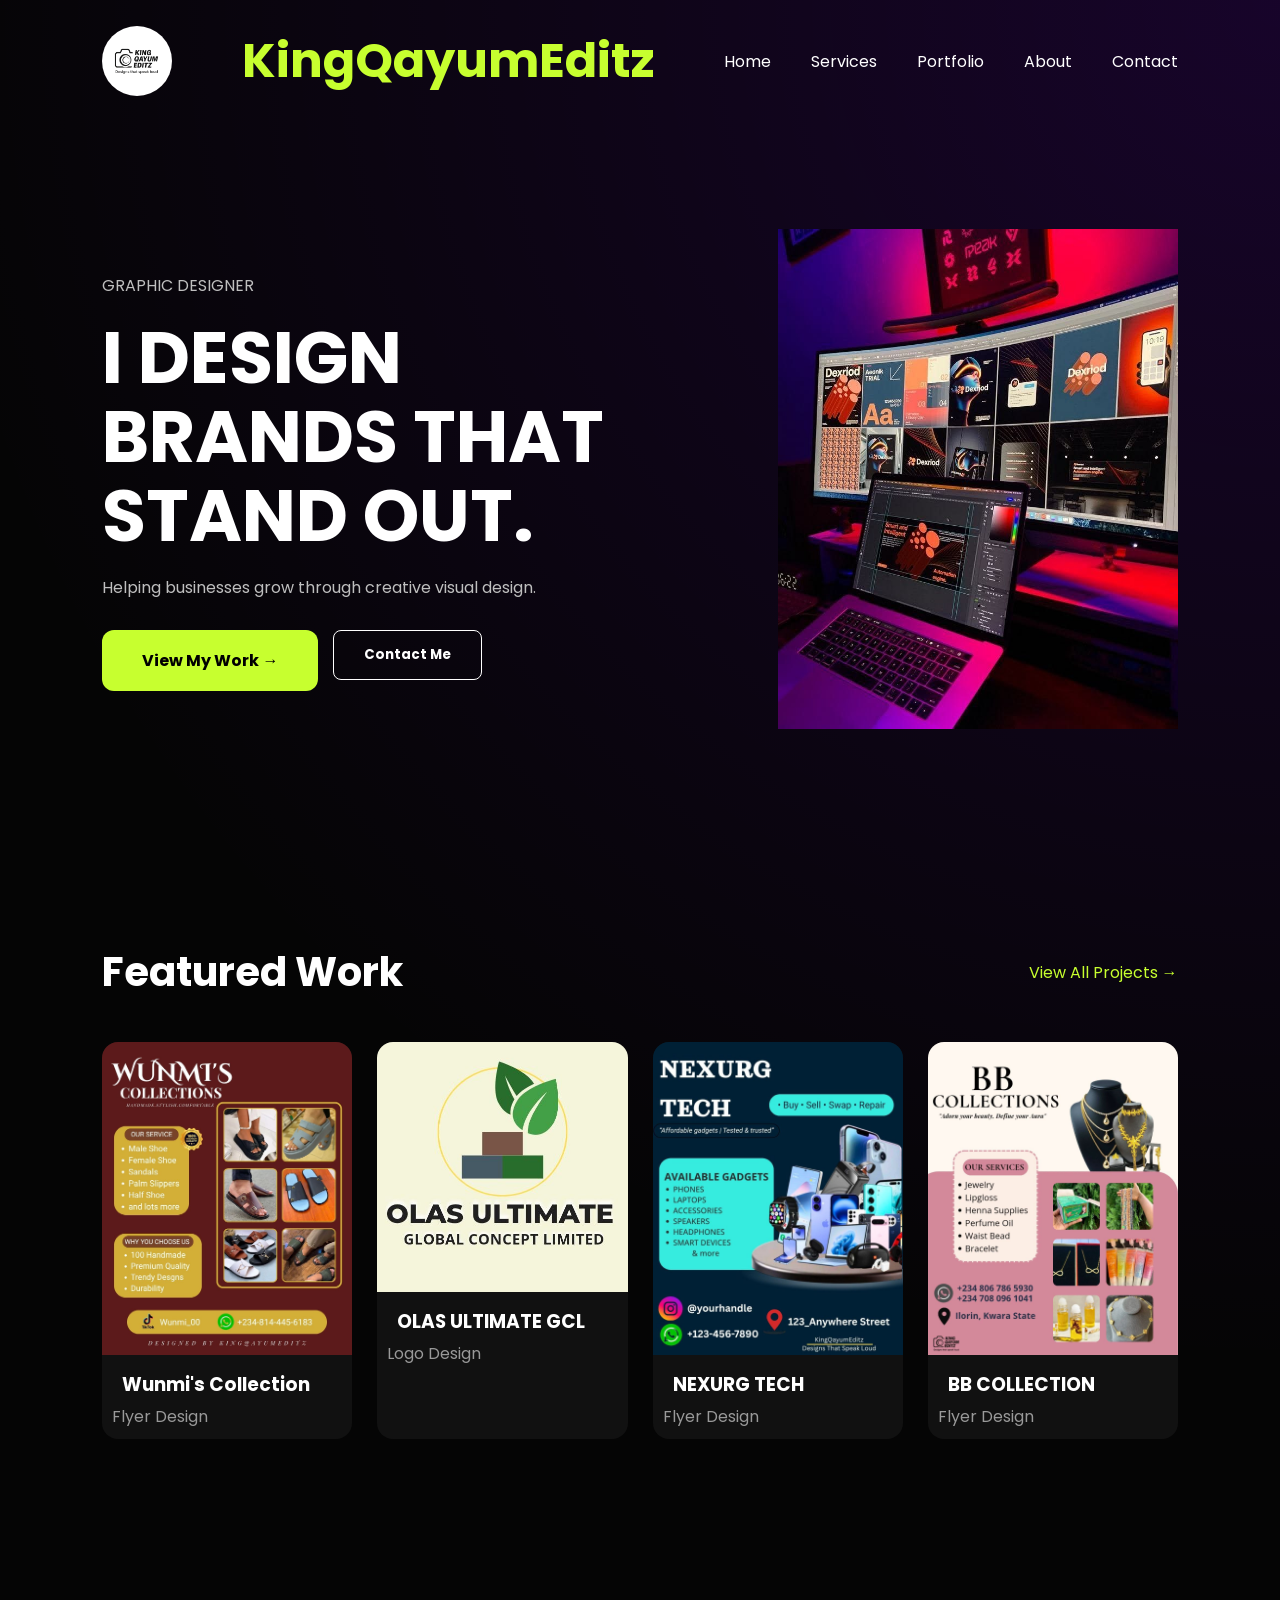
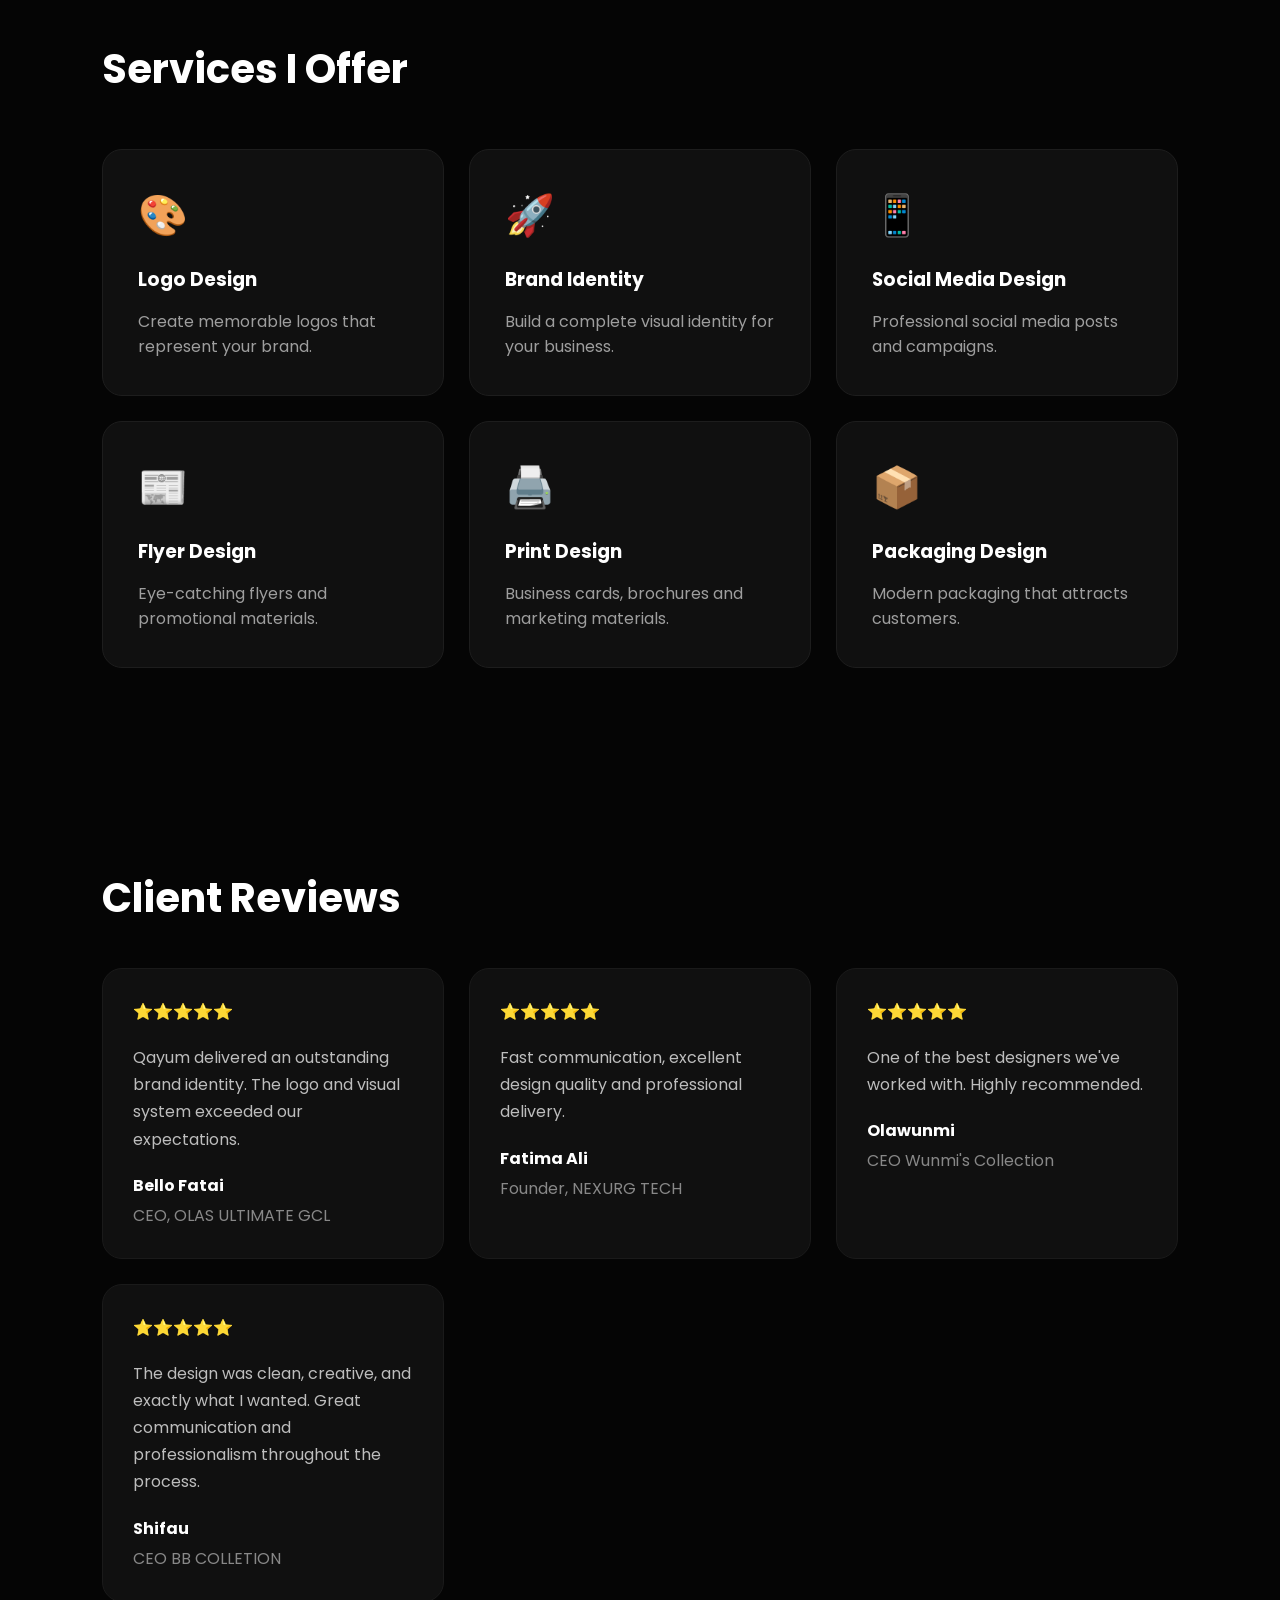
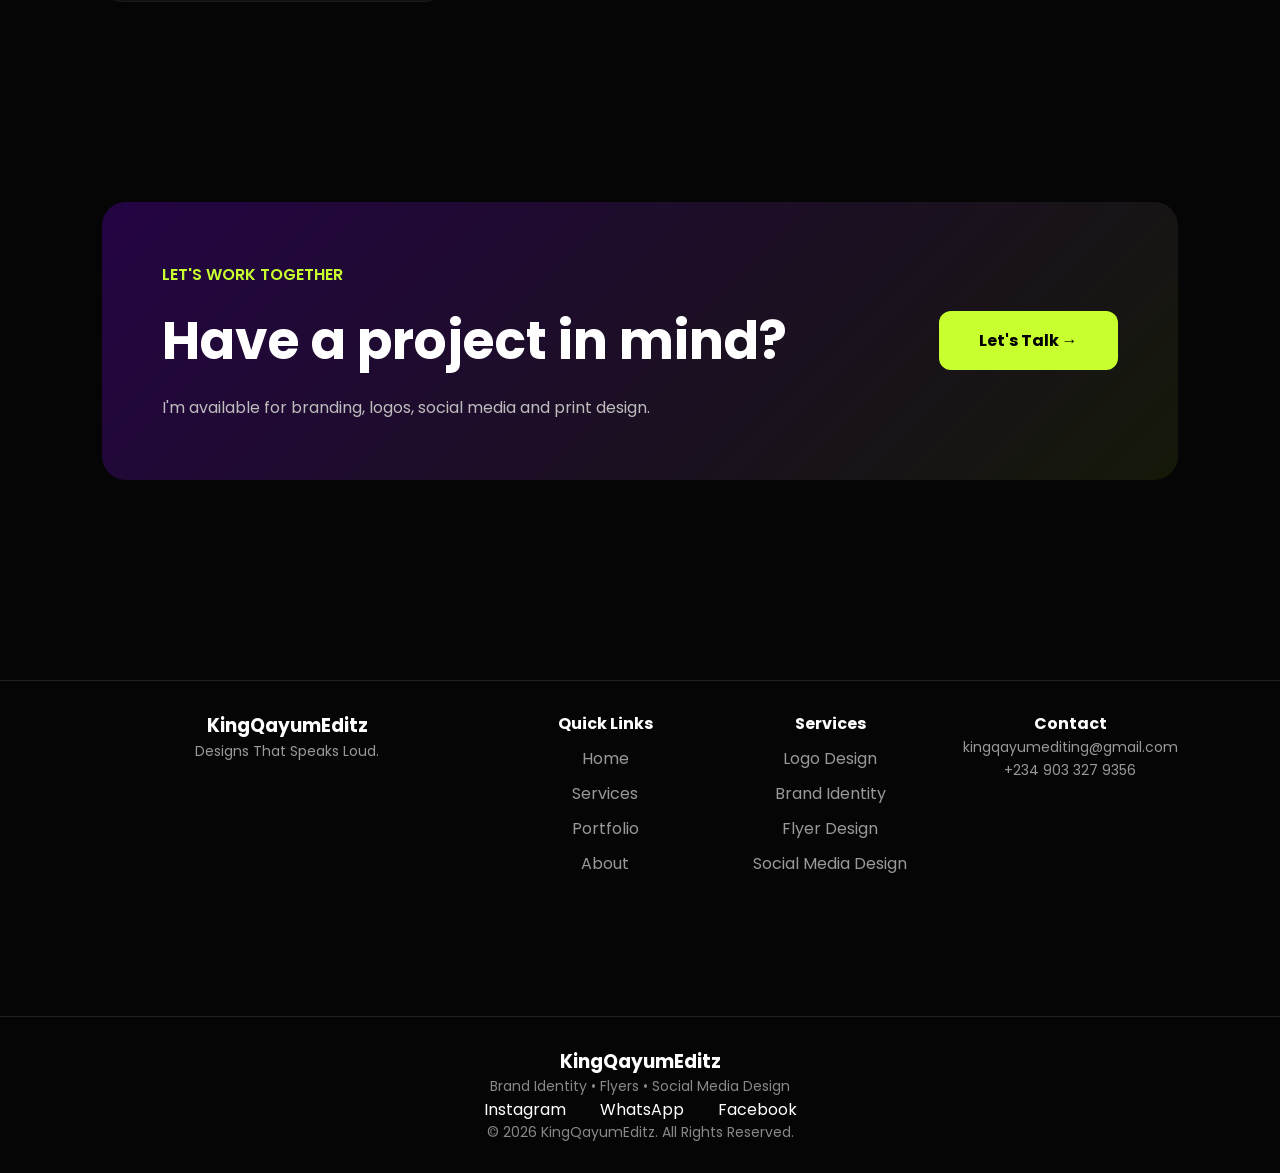
<file: KingQayumEditz Web/index.html>
<!DOCTYPE html>
<html lang="en">
<head>
    <meta charset="UTF-8">
    <meta name="viewport" content="width=device-width, initial-scale=1.0">
    <title>KingQayumEditz</title>
<link href="https://fonts.googleapis.com/css2?family=Poppins:wght@300;400;500;600;700;800&display=swap" rel="stylesheet">
    <link rel="stylesheet" href="style.css">

    <link rel="stylesheet" href="about.css">
</head>
<body>

    <header>
       <nav>
 <img style="width: 70px ; height: 70px ;border-radius: 50px;" src="image\5764811053404458683_121.jpg" alt="logo" srcset="">
    
 <div class="logo"><h1>KingQayumEditz</h1></div>

    <div class="menu-toggle">
        ☰
    </div>

    <ul class="nav-links">
        <li><a href="index.html">Home</a></li>
        <li><a href="service.html">Services</a></li>
        <li><a href="project.html">Portfolio</a></li>
        <li><a href="about.html">About</a></li>
        <li><a href="contact.html">Contact</a></li>
    </ul>

</nav>
    </header>

    <section class="hero">

        <div class="hero-text">

            <p>GRAPHIC DESIGNER</p>

            <h1>
                I DESIGN BRANDS
                THAT STAND OUT.
            </h1>

            <p>
                Helping businesses grow through creative visual design.
            </p>

            <div class="hero-buttons">
                <a href="project.html" class="cta-btn">
             View My Work →
            </a>
               
             <a href="contact.html" class="">
              <button class="outline">Contact Me</button> 
            </a>
           
            </div>

        </div>

        <div class="hero-image">
            <img style="width: 400px; height: 500px;;" src="image\5877681204805441822_121.jpg" alt=" project1">
        </div>

    </section>
    <section class="featured-work">

    <div class="section-title">
        <h2>Featured Work</h2>
        <a href="project.html">View All Projects →</a>
    </div>


    

    <div class="projects">

        <div class="project-card">
            <img src="image\SCENT BY FUNMI.jpg" alt=" image 1">
            <h3> Wunmi's Collection  </h3>
            <p> Flyer Design </p>
        </div>

        <div class="project-card">
            <img src="image\5877681204805441832_120.jpg" alt=" image 2 ">
            <h3>OLAS ULTIMATE GCL </h3>
            <p>Logo Design</p>
        </div>

        <div class="project-card">
            <img src="image\5823556434963140807_121.jpg" alt=" image 3 ">
            <h3>NEXURG TECH</h3>
            <p>Flyer Design</p>
        </div>

        <div class="project-card">
            <img src="image\5854895359623105970_121.jpg" alt=" image 4 ">
            <h3>BB COLLECTION</h3>
            <p> Flyer Design</p>
        </div>

    </div>

</section>
 <section class="services">

    <div class="section-title">
        <h2>Services I Offer</h2>
    </div>

    <div class="service-grid">

        <div class="service-card">
            <div class="icon">🎨</div>
            <h3>Logo Design</h3>
            <p>Create memorable logos that represent your brand.</p>
        </div>

        <div class="service-card">
            <div class="icon">🚀</div>
            <h3>Brand Identity</h3>
            <p>Build a complete visual identity for your business.</p>
        </div>

        <div class="service-card">
            <div class="icon">📱</div>
            <h3>Social Media Design</h3>
            <p>Professional social media posts and campaigns.</p>
        </div>

        <div class="service-card">
            <div class="icon">📰</div>
            <h3>Flyer Design</h3>
            <p>Eye-catching flyers and promotional materials.</p>
        </div>

        <div class="service-card">
            <div class="icon">🖨️</div>
            <h3>Print Design</h3>
            <p>Business cards, brochures and marketing materials.</p>
        </div>

        <div class="service-card">
            <div class="icon">📦</div>
            <h3>Packaging Design</h3>
            <p>Modern packaging that attracts customers.</p>
        </div>

    </div>

</section>

<section class="reviews">

    <div class="section-title">
        <h2>Client Reviews</h2>
    </div>

    <div class="review-grid">

        <div class="review-card">
            <div class="stars">⭐⭐⭐⭐⭐</div>

            <p>
                Qayum delivered an outstanding brand identity.
                The logo and visual system exceeded our expectations.
            </p>

            <h4> Bello Fatai </h4>
            <span>CEO, OLAS ULTIMATE GCL </span>
        </div>

        <div class="review-card">
            <div class="stars">⭐⭐⭐⭐⭐</div>

            <p>
                Fast communication, excellent design quality and
                professional delivery.
            </p>

            <h4>Fatima Ali</h4>
            <span>Founder, NEXURG TECH</span>
        </div>

        <div class="review-card">
            <div class="stars">⭐⭐⭐⭐⭐</div>

            <p>
                One of the best designers we've worked with.
                Highly recommended.
            </p>

            <h4> Olawunmi </h4>
            <span> CEO Wunmi's Collection </span>
        </div>

        <div class="review-card">
            <div class="stars">⭐⭐⭐⭐⭐</div>

            <p>
                The design was clean, creative, and exactly what I wanted. 
                Great communication and professionalism throughout the process.
            </p>

            <h4>Shifau</h4>
            <span>CEO BB COLLETION</span>
        </div>

    </div>

</section>

<section class="cta">

    <div class="cta-content">

        <div>
            <p>LET'S WORK TOGETHER</p>

            <h2>
                Have a project
                in mind?
            </h2>

            <span>
                I'm available for branding, logos,
                social media and print design.
            </span>
        </div>

        <div>
            <a href="contact.html" class="cta-btn">
                Let's Talk →
            </a>
        </div>

    </div>

</section>

<footer>

    <div class="footer-grid">

        <div>
            <h3>KingQayumEditz</h3>

            <p>
                Designs That Speaks Loud.
            </p>
        </div>

        <div>
            <h4>Quick Links</h4>

            <a href="#">Home</a>
            <a href="#">Services</a>
            <a href="#">Portfolio</a>
            <a href="#">About</a>
        </div>

        <div>
            <h4>Services</h4>

            <a href="#">Logo Design</a>
            <a href="#">Brand Identity</a>
            <a href="#">Flyer Design</a>
            <a href="#">Social Media Design</a>
        </div>

        <div>
            <h4>Contact</h4>

            <p>kingqayumediting@gmail.com</p>
            <p>+234 903 327 9356</p>
        </div>

    </div>

</footer>

<footer>

    <h3>KingQayumEditz</h3>

    <p>Brand Identity • Flyers • Social Media Design</p>

    <div class="footer-links">
        <a href="https://instagram.com/kingqayumeditz" target="_blank">Instagram</a>

        <a href="https://wa.me/2349033279356" target="_blank">WhatsApp</a>

        <a href="https://facebook.com/kingqayumeditz" target="_blank">Facebook</a>
    </div>

    <p>© 2026 KingQayumEditz. All Rights Reserved.</p>

</footer>
</body>
</html>
</file>
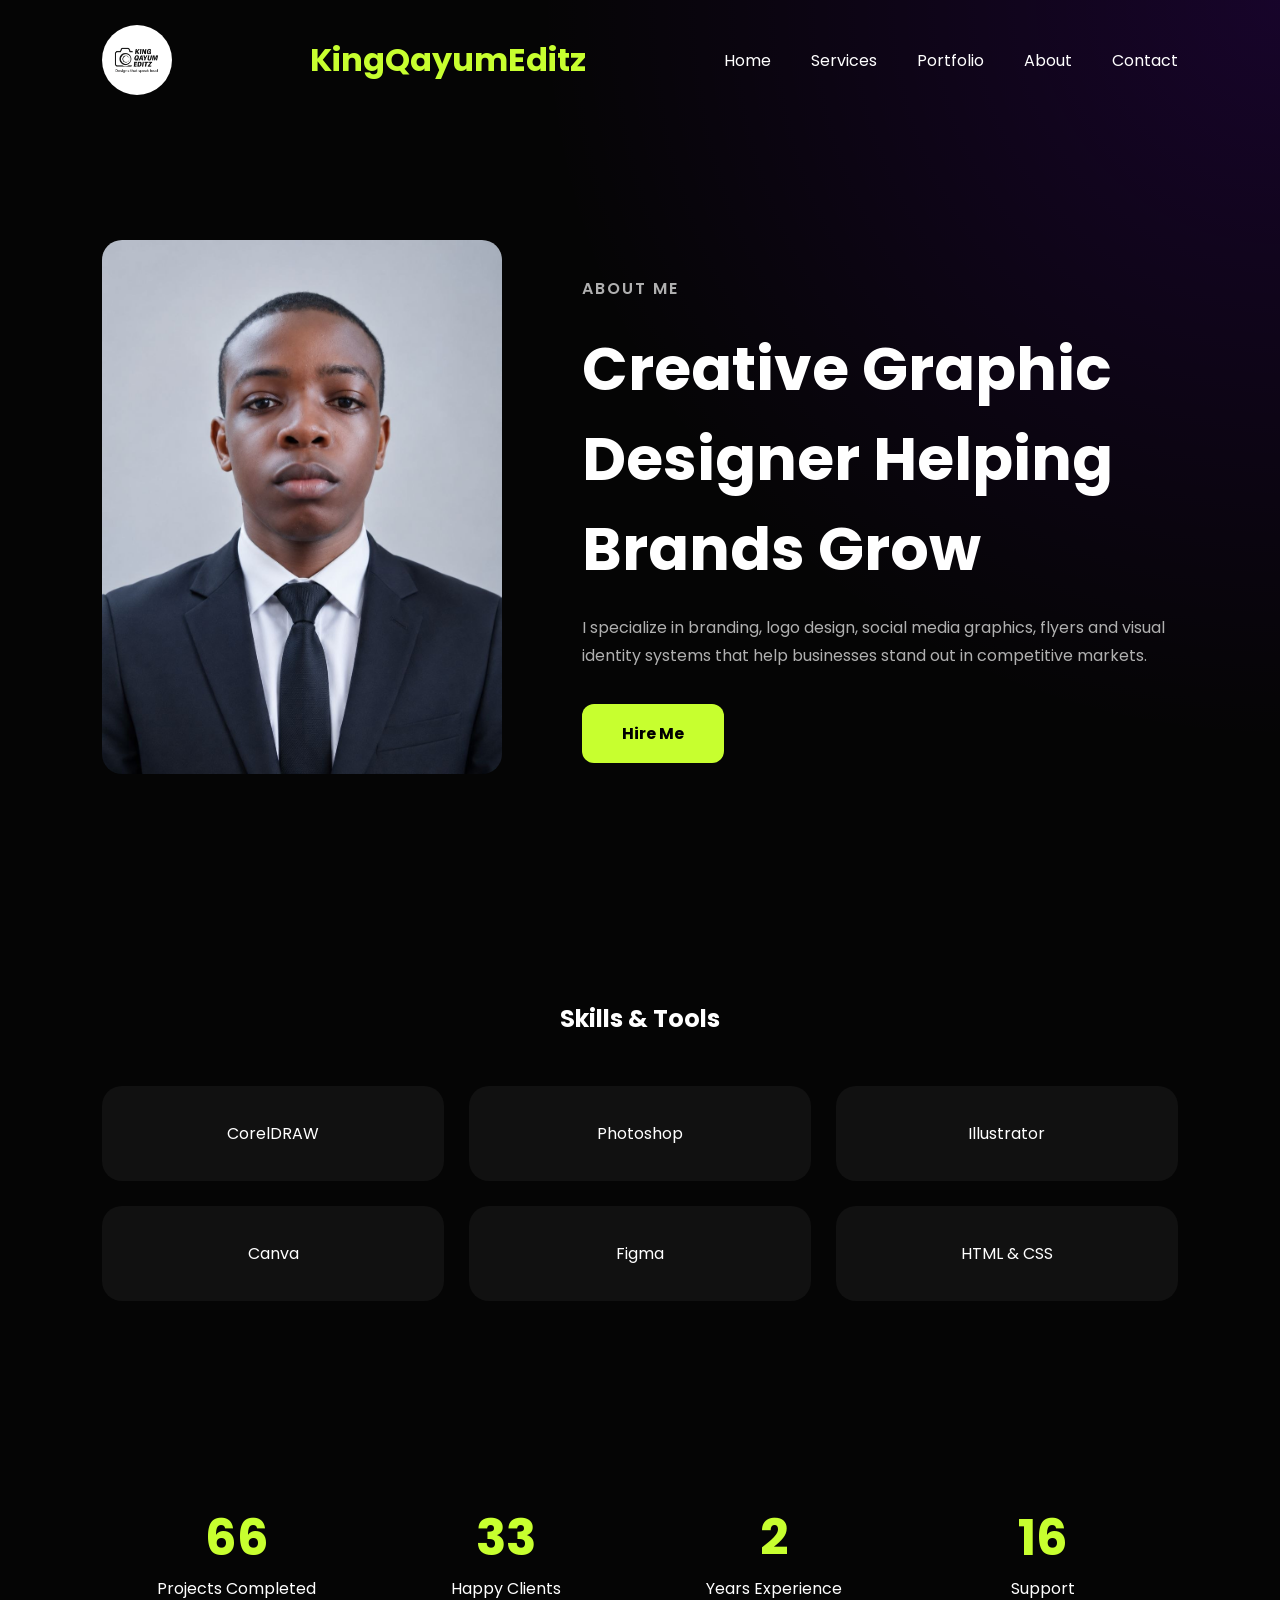
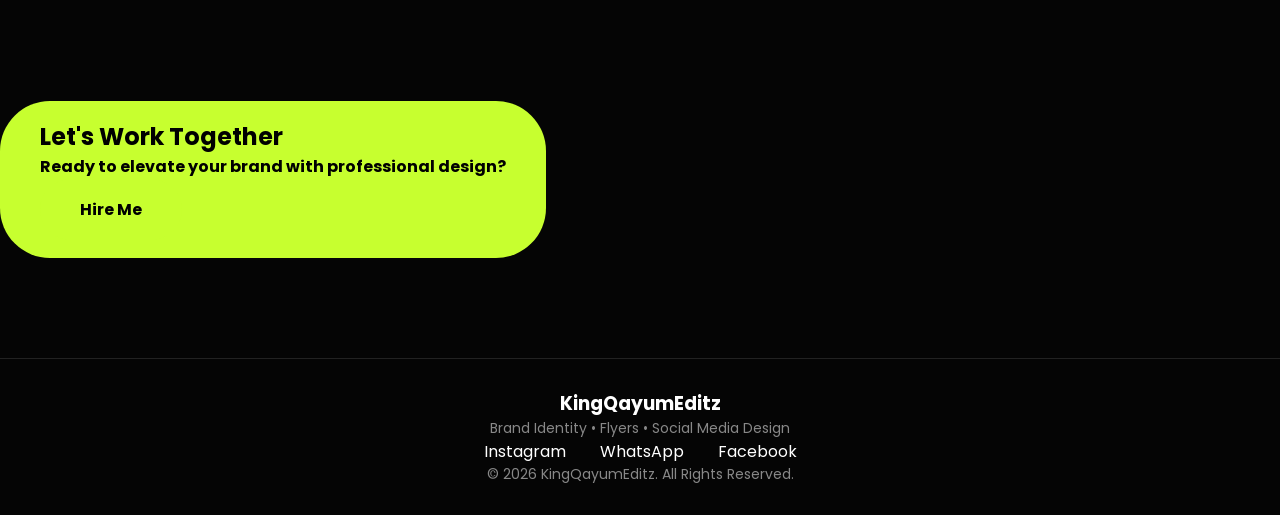
<file: KingQayumEditz Web/about.html>
<!DOCTYPE html>
<html lang="en">
<head>
<meta charset="UTF-8">
<meta name="viewport" content="width=device-width, initial-scale=1.0">

<title>About Me | KingQayumEditz</title>

<link rel="stylesheet" href="style.css">
<link rel="stylesheet" href="about.css">

<link href="https://fonts.googleapis.com/css2?family=Poppins:wght@300;400;500;600;700;800&display=swap" rel="stylesheet">


</head>

<body>

<header>

<nav>
<img style="width: 70px ; height: 70px ;border-radius: 50px;" src="image\5764811053404458683_121.jpg" alt="logo" srcset="">
<div class="logo">KingQayumEditz</div>

    <div class="menu-toggle">
        ☰
    </div>
<ul class="nav-links">
<li><a href="index.html">Home</a></li>
<li><a href="service.html">Services</a></li>
<li><a href="project.html">Portfolio</a></li>
<li><a href="about.html">About</a></li>
<li><a href="contact.html">Contact</a></li>
</ul>

</nav>

</header>

<section class="about-hero">

<div class="about-image">
<img src="image\5873120623846952380_121.jpg" alt="Profile">
</div>

<div class="about-content">

<p class="tag">ABOUT ME</p>

<h1>
Creative Graphic Designer
Helping Brands Grow
</h1>

<p>
I specialize in branding, logo design,
social media graphics, flyers and visual
identity systems that help businesses
stand out in competitive markets.
</p>
<br> <br>
<a href="contact.html" class="cta-btn">
Hire Me
</a>

</div>

</section>

<section class="skills">

<h2>Skills & Tools</h2>

<div class="skill-grid">

<div class="skill-card">CorelDRAW</div>

<div class="skill-card">Photoshop</div>

<div class="skill-card">Illustrator</div>

<div class="skill-card">Canva</div>

<div class="skill-card">Figma</div>

<div class="skill-card">HTML & CSS</div>

</div>

</section>

<section class="stats">

    <div class="stat">
        <h2 class="counter" data-target="100">0</h2>
        <p>Projects Completed</p>
    </div>

    <div class="stat">
        <h2 class="counter" data-target="50">0</h2>
        <p>Happy Clients</p>
    </div>

    <div class="stat">
        <h2 class="counter" data-target="3">0</h2>
        <p>Years Experience</p>
    </div>

    <div class="stat">
        <h2 class="counter support-counter" data-target="24">0</h2>
        <p>Support</p>
    </div>

</section>

<script src="script.js"></script>
</body>


<section class="abbtn">
    <h2>Let's Work Together</h2>
    <p>Ready to elevate your brand with professional design?</p>
    <a href="contact.html" class="abbtn">Hire Me</a>
</section>

</html>

<footer>

    <h3>KingQayumEditz</h3>

    <p>Brand Identity • Flyers • Social Media Design</p>

    <div class="footer-links">
        <a href="https://instagram.com/kingqayumeditz" target="_blank">Instagram</a>

        <a href="https://wa.me/2349033279356" target="_blank">WhatsApp</a>

        <a href="https://facebook.com/kingqayumeditz" target="_blank">Facebook</a>
    </div>

    <p>© 2026 KingQayumEditz. All Rights Reserved.</p>

</footer>
</file>
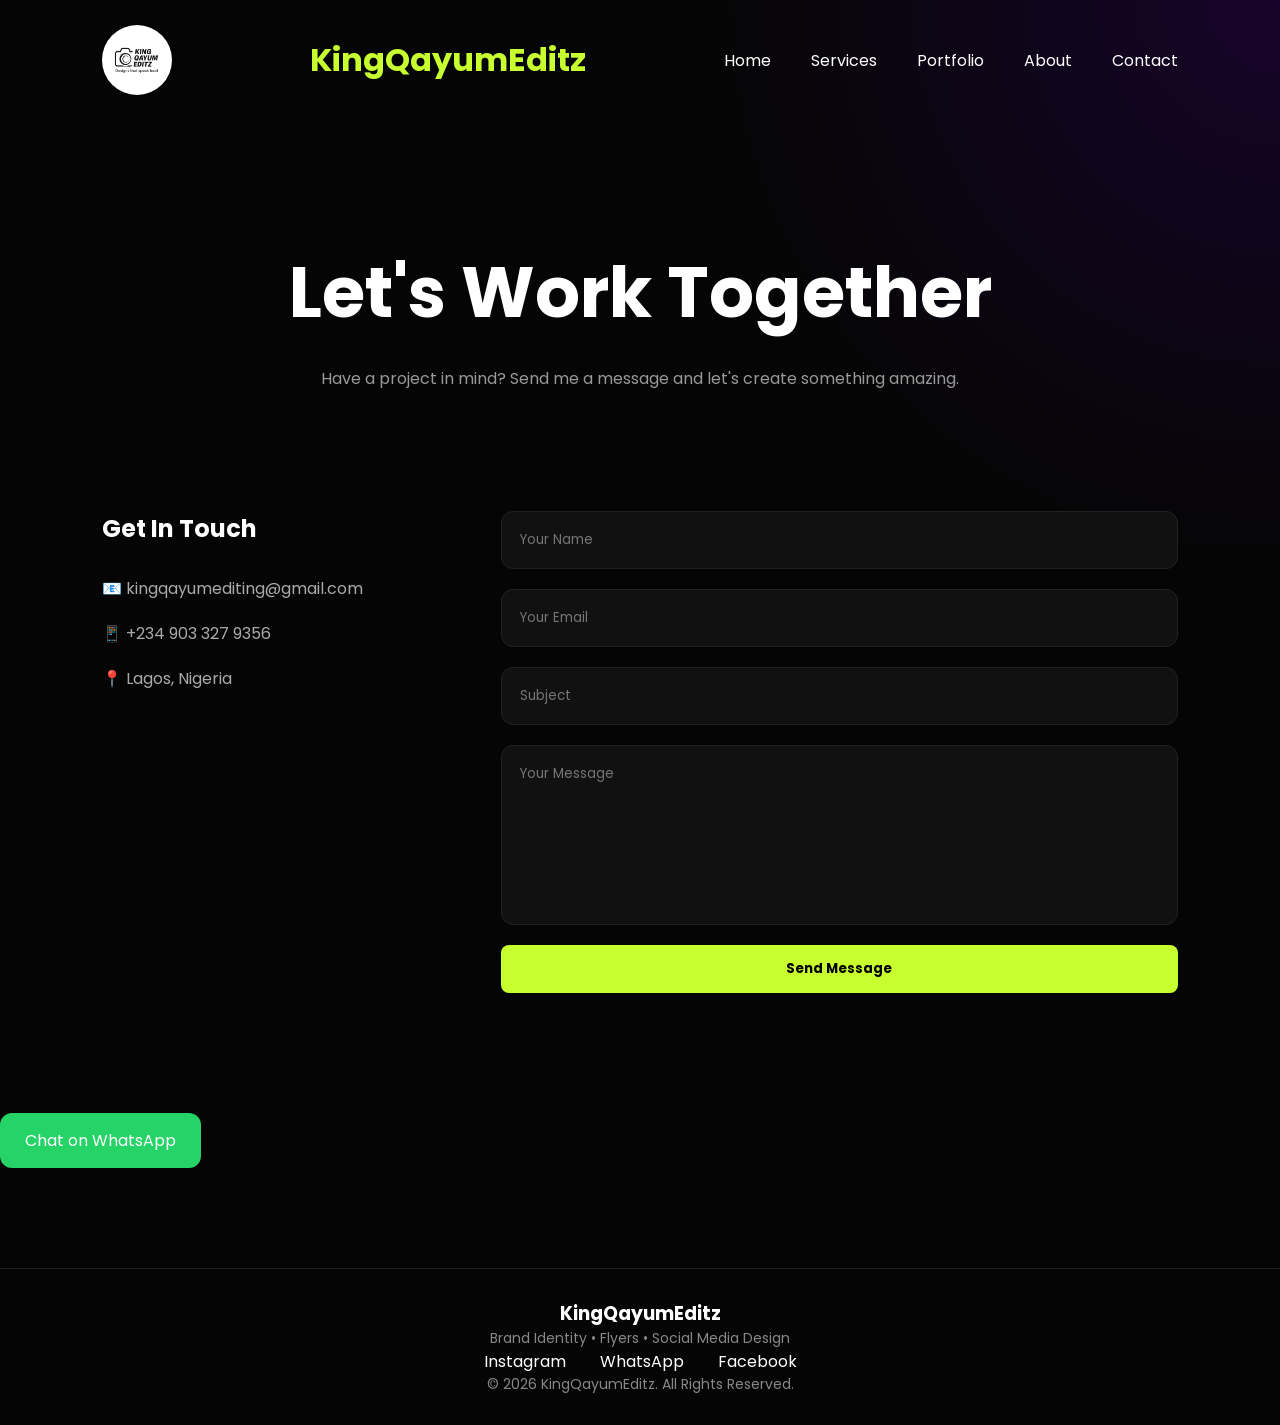
<file: KingQayumEditz Web/contact.html>
<!DOCTYPE html>
<html lang="en">
<head>
<meta charset="UTF-8">
<meta name="viewport" content="width=device-width, initial-scale=1.0">

<title>Contact | KingQayumEditz</title>

<link rel="stylesheet" href="style.css">

<link rel="stylesheet" href="about.css">

<link href="https://fonts.googleapis.com/css2?family=Poppins:wght@300;400;500;600;700;800&display=swap" rel="stylesheet">
</head>

<body>

<header>
<nav>
<img style="width: 70px ; height: 70px ;border-radius: 50px;" src="image\5764811053404458683_121.jpg" alt="logo" srcset="">
<div class="logo">KingQayumEditz</div>

    <div class="menu-toggle">
        ☰
    </div>
<ul class="nav-links">
<li><a href="index.html">Home</a></li>
<li><a href="service.html">Services</a></li>
<li><a href="project.html">Portfolio</a></li>
<li><a href="about.html">About</a></li>
<li><a href="contact.html">Contact</a></li>
</ul>

</nav>
</header>

<section class="contact-hero">

<h1>Let's Work Together</h1>

<p>
Have a project in mind?
Send me a message and let's create something amazing.
</p>

</section>

<section class="contact-container">

<div class="contact-info">

<h2>Get In Touch</h2>

<p>📧 kingqayumediting@gmail.com</p>

<p>📱 +234 903 327 9356</p>

<p>📍 Lagos, Nigeria</p>

</div>

<div class="contact-form">

<form>

<input type="text" placeholder="Your Name" required>

<input type="email" placeholder="Your Email" required>

<input type="text" placeholder="Subject">

<textarea placeholder="Your Message"></textarea>

<button type="submit">
Send Message
</button>

</form>

</div>

</section>

<a
href="https://wa.me/2349033279356"
class="whatsapp-btn"
target="_blank">

Chat on WhatsApp

</a>

<footer>

    <h3>KingQayumEditz</h3>

    <p>Brand Identity • Flyers • Social Media Design</p>

    <div class="footer-links">
        <a href="https://instagram.com/kingqayumeditz" target="_blank">Instagram</a>

        <a href="https://wa.me/2349033279356" target="_blank">WhatsApp</a>

        <a href="https://facebook.com/kingqayumeditz" target="_blank">Facebook</a>
    </div>

    <p>© 2026 KingQayumEditz. All Rights Reserved.</p>

</footer>

</body>
</html>
</file>
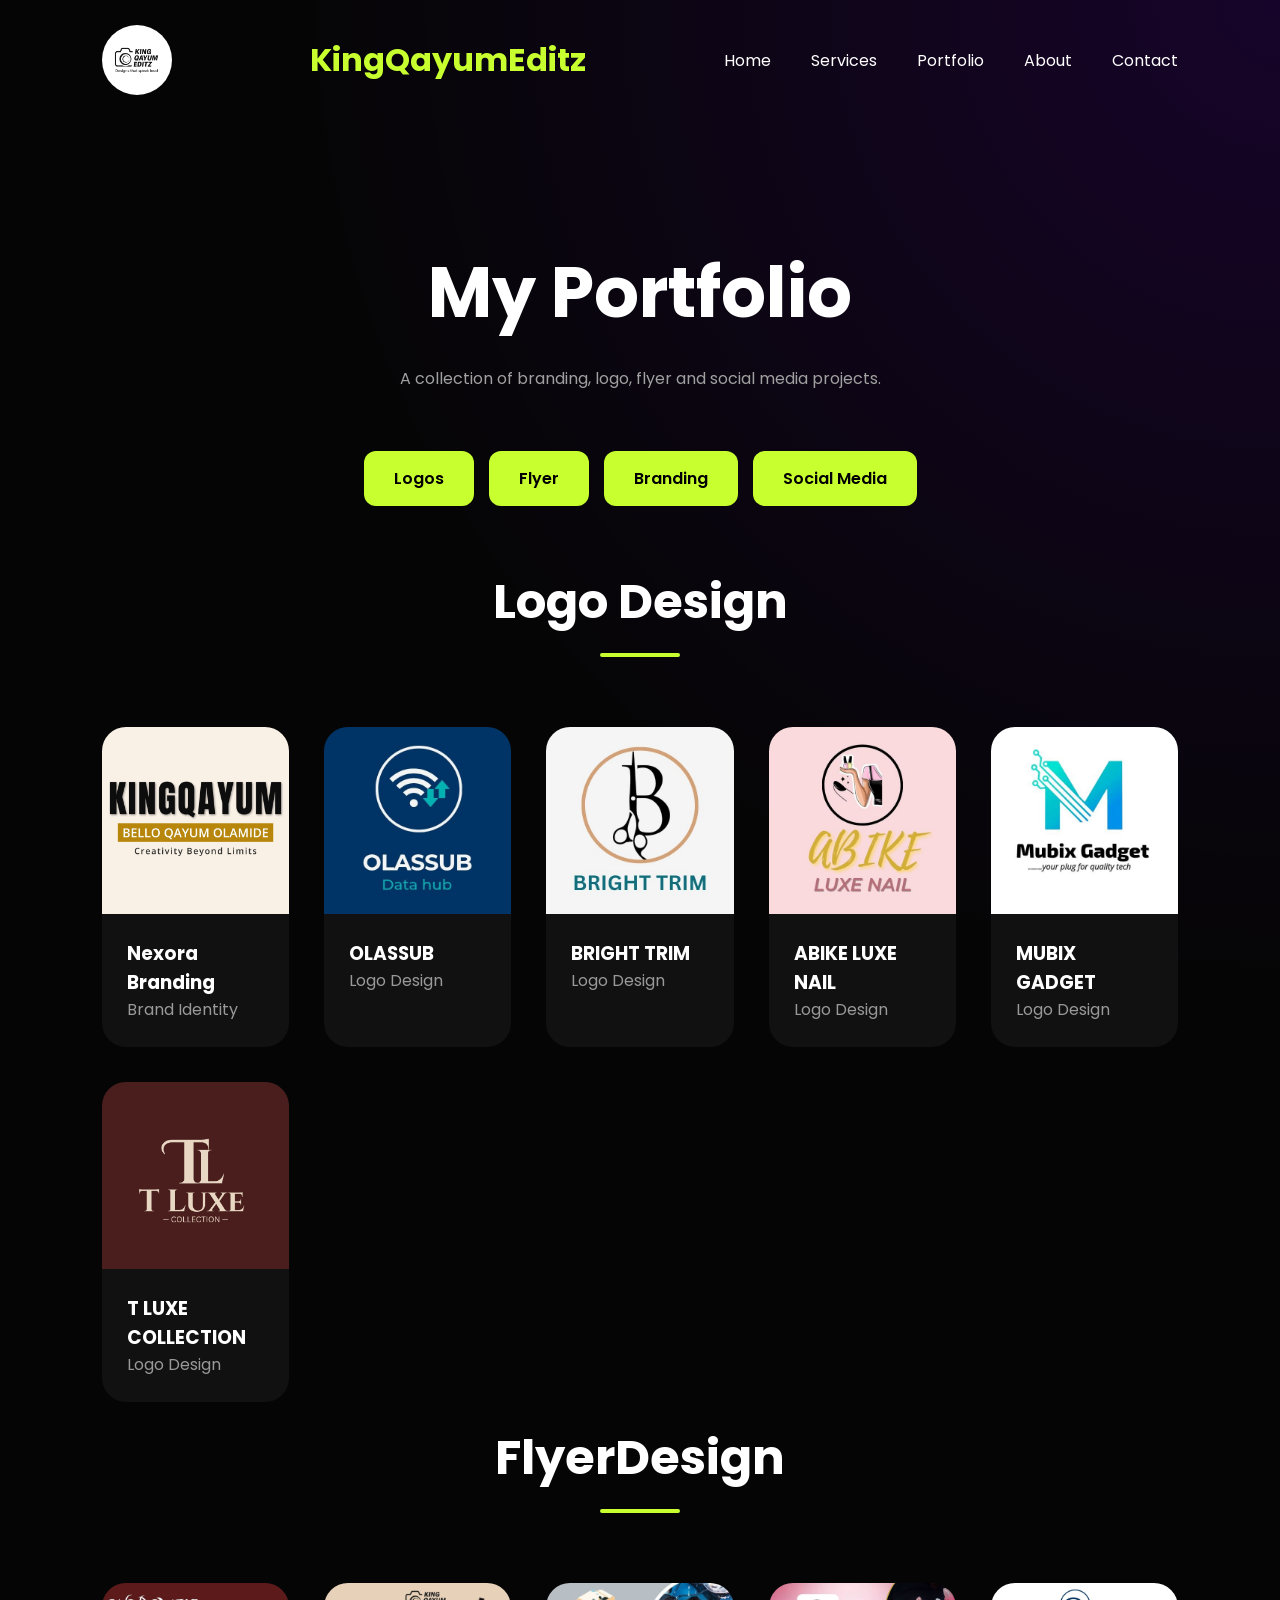
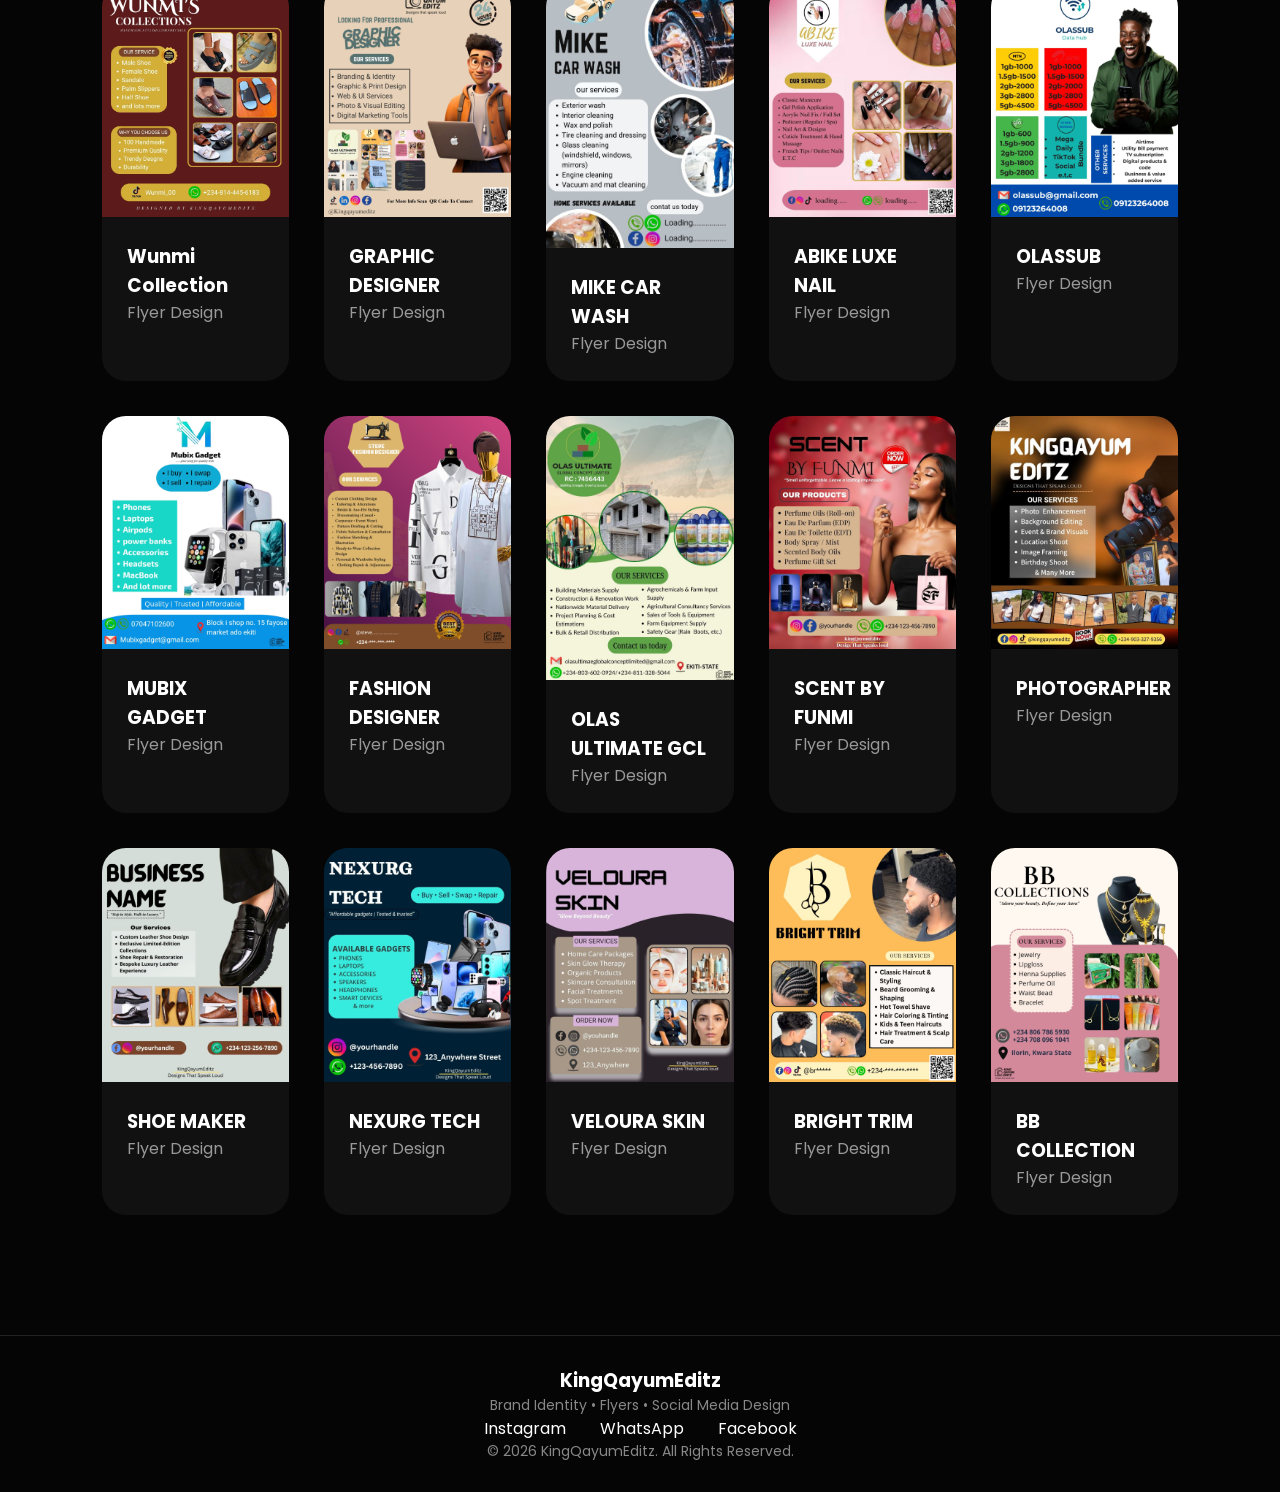
<file: KingQayumEditz Web/project.html>
<!DOCTYPE html>
    <html lang="en">
    <head>
        <meta charset="UTF-8">
        <meta name="viewport" content="width=device-width, initial-scale=1.0">
        <title>Portfolio | KingQayumEditz</title>

        <link rel="stylesheet" href="style.css">
        <link rel="stylesheet" href="about.css">

        <link href="https://fonts.googleapis.com/css2?family=Poppins:wght@300;400;500;600;700;800&display=swap" rel="stylesheet">
    </head>

    <body>

    <header>

    <nav>
    <img style="width: 70px ; height: 70px ;border-radius: 50px;" src="image\5764811053404458683_121.jpg" alt="logo" srcset="">
        <div class="logo">KingQayumEditz</div>


        
    <div class="menu-toggle">
        ☰
    </div>
    
        <ul class="nav-links">
            <li><a href="index.html">Home</a></li>
            <li><a href="service.html">Services</a></li>
            <li><a href="project.html">Portfolio</a></li>
            <li><a href="about.html">About</a></li>
            <li><a href="contact.html">Contact</a></li>
        </ul>

    </nav>

    </header>

    <section class="portfolio-hero">

        <h1>My Portfolio</h1>

        <p>
            A collection of branding, logo,
            flyer and social media projects.
        </p>

    </section>


    <div class="portfolio-filter">

        <a href="#logos" class="filter-btn">Logos</a>

        <a href="#flyer" class="filter-btn">Flyer</a>

        <a href="#branding" class="filter-btn">Branding</a>

        <a href="#Social " class="filter-btn">Social Media</a>
    </div>





        <section id="logos">

        <h2 class="category-title">
        Logo <span>Design</span>
    </h2>

        <div class="portfolio-grid">

            <div class="portfolio-card">
                <img src="image/5879933004619124483_121.jpg">
                <div class="portfolio-info">
                    <h3>Nexora Branding</h3>
                    <p>Brand Identity</p>
                </div>
            </div>

            <div class="portfolio-card">
                <img src="image/5879933004619124505_120.jpg">
                <div class="portfolio-info">
                    <h3>OLASSUB</h3>
                    <p>Logo Design</p>
                </div>
            </div>

            <div class="portfolio-card">
                <img src="image/5879933004619124504_120.jpg">
                <div class="portfolio-info">
                    <h3>BRIGHT TRIM</h3>
                    <p>Logo Design</p>
                </div>
            </div>

            <div class="portfolio-card">
                <img src="image/5879933004619124503_120.jpg">
                <div class="portfolio-info">
                    <h3>ABIKE LUXE NAIL</h3>
                    <p>Logo Design</p>
                </div>
            </div>

    <div class="portfolio-card">
                    <img src="image\5879933004619124502_120.jpg">
                    <div class="portfolio-info">
                        <h3> MUBIX GADGET</h3>
                        <p>Logo Design</p>
                    </div>
                </div>

    <div class="portfolio-card">
                    <img src="image\5879933004619124499_121.jpg">
                    <div class="portfolio-info">
                        <h3> T LUXE COLLECTION</h3>
                        <p>Logo Design</p>
                    </div>
                </div>



        </div>

    </section>



    <section id="flyer">

        <h2 class="category-title">
        Flyer<span>Design</span>
    </h2>

        <div class="portfolio-grid">

            <div class="portfolio-card">
                <img src="image\SCENT BY FUNMI.jpg">
                <div class="portfolio-info">
                    <h3>Wunmi Collection</h3>
                    <p>  Flyer Design  </p>
                </div>
            </div>

            <div class="portfolio-card">
                <img src="image\5879933004619124509_121.jpg">
                <div class="portfolio-info">
                    <h3> GRAPHIC DESIGNER</h3>
                    <p> Flyer Design</p>
                </div>
            </div>

            <div class="portfolio-card">
                <img src="image\5879933004619124508_121.jpg">
                <div class="portfolio-info">
                    <h3>MIKE CAR WASH </h3>
                    <p> Flyer Design </p>
                </div>
            </div>

            <div class="portfolio-card">
                <img src="image\5879933004619124507_121.jpg">
                <div class="portfolio-info">
                    <h3> ABIKE LUXE NAIL </h3>
                    <p> Flyer Design </p>
                </div>
            </div>


             <div class="portfolio-card">
                <img src="image\5879933004619124506_121.jpg">
                <div class="portfolio-info">
                    <h3> OLASSUB </h3>
                    <p> Flyer Design </p>
                </div>
            </div>

        <div class="portfolio-card">
            <img src="image\5879933004619124501_121.jpg">
            <div class="portfolio-info">
                <h3>  MUBIX GADGET </h3>
            <p>Flyer Design </p>
            </div>
                    </div>

<div class="portfolio-card">
            <img src="image\5879933004619124500_121.jpg">
            <div class="portfolio-info">
                <h3> FASHION DESIGNER</h3>
            <p> Flyer Design </p>
            </div>
                    </div>
                    
<div class="portfolio-card">
            <img src="image\5879933004619124498_121.jpg">
            <div class="portfolio-info">
                <h3> OLAS ULTIMATE GCL </h3>
            <p> Flyer Design </p>
            </div>
                    </div>

<div class="portfolio-card">
            <img src="image\5879933004619124495_121.jpg">
            <div class="portfolio-info">
                <h3> SCENT BY FUNMI </h3>
            <p> Flyer Design </p>
            </div>
                    </div>

<div class="portfolio-card">
            <img src="image\5879933004619124493_121.jpg">
            <div class="portfolio-info">
                <h3> PHOTOGRAPHER </h3>
            <p> Flyer Design </p>
            </div>
                    </div>

<div class="portfolio-card">
            <img src="image\5879933004619124492_121.jpg">
            <div class="portfolio-info">
                <h3> SHOE MAKER </h3>
            <p> Flyer Design </p>
            </div>
                    </div>

    <div class="portfolio-card">
                <img src="image\5879933004619124491_121.jpg">
                <div class="portfolio-info">
                    <h3> NEXURG TECH </h3>
                <p> Flyer Design </p>
                </div>
                        </div>

                        <div class="portfolio-card">
                <img src="image\5879933004619124490_121.jpg">
                <div class="portfolio-info">
                    <h3> VELOURA SKIN </h3>
                <p> Flyer Design </p>
                </div>
                        </div>

                        
                        <div class="portfolio-card">
                <img src="image\5877681204805441833_121.jpg">
                <div class="portfolio-info">
                    <h3>BRIGHT TRIM</h3>
                <p>Flyer Design</p>
                </div>
                        </div>

                                                <div class="portfolio-card">
                <img src="image\5854895359623105970_121.jpg">
                <div class="portfolio-info">
                    <h3>BB COLLECTION</h3>
                <p> Flyer Design</p>
                </div>
                        </div>

        </div>

        

    </section>


            

        </section>


            <footer>

    <h3>KingQayumEditz</h3>

    <p>Brand Identity • Flyers • Social Media Design</p>

    <div class="footer-links">
        <a href="https://instagram.com/kingqayumeditz" target="_blank">Instagram</a>

        <a href="https://wa.me/2349033279356" target="_blank">WhatsApp</a>

        <a href="https://facebook.com/kingqayumeditz" target="_blank">Facebook</a>
    </div>

    <p>© 2026 KingQayumEditz. All Rights Reserved.</p>

</footer>


        </body>
        </html>
</file>
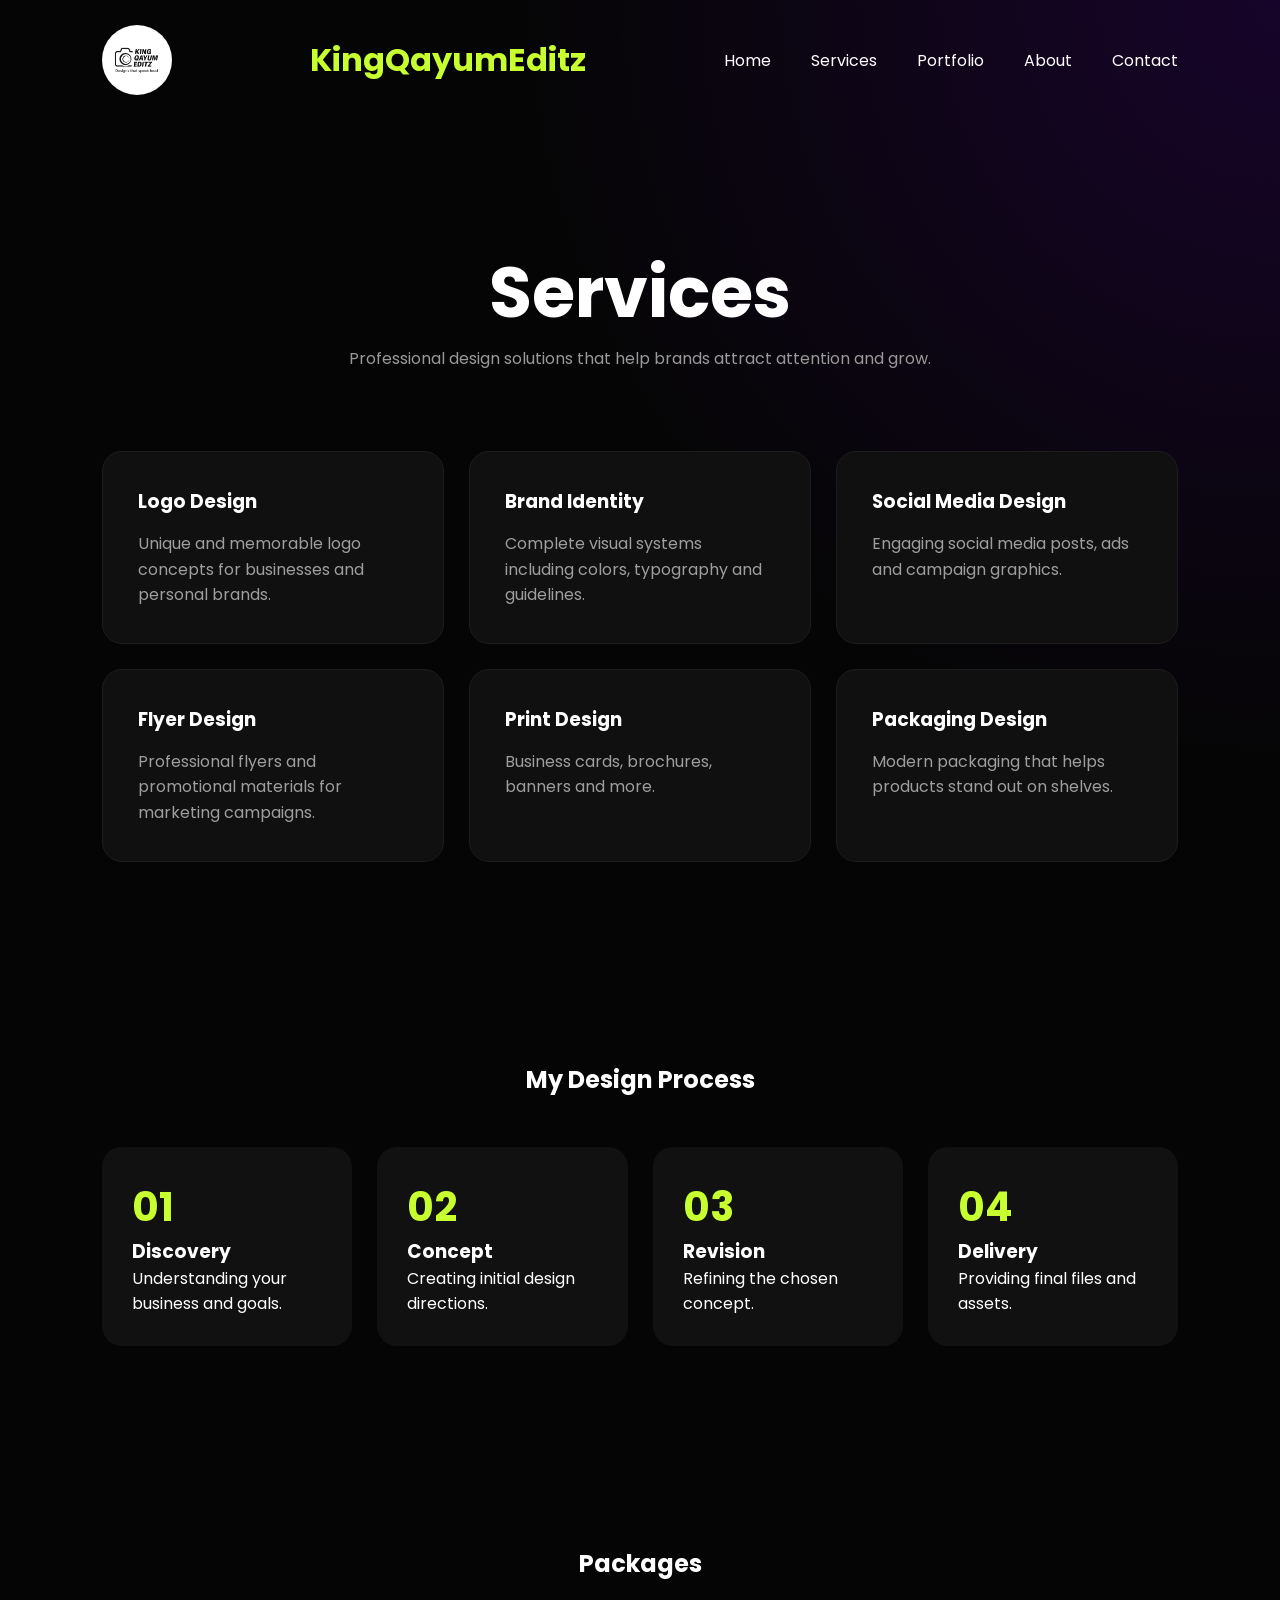
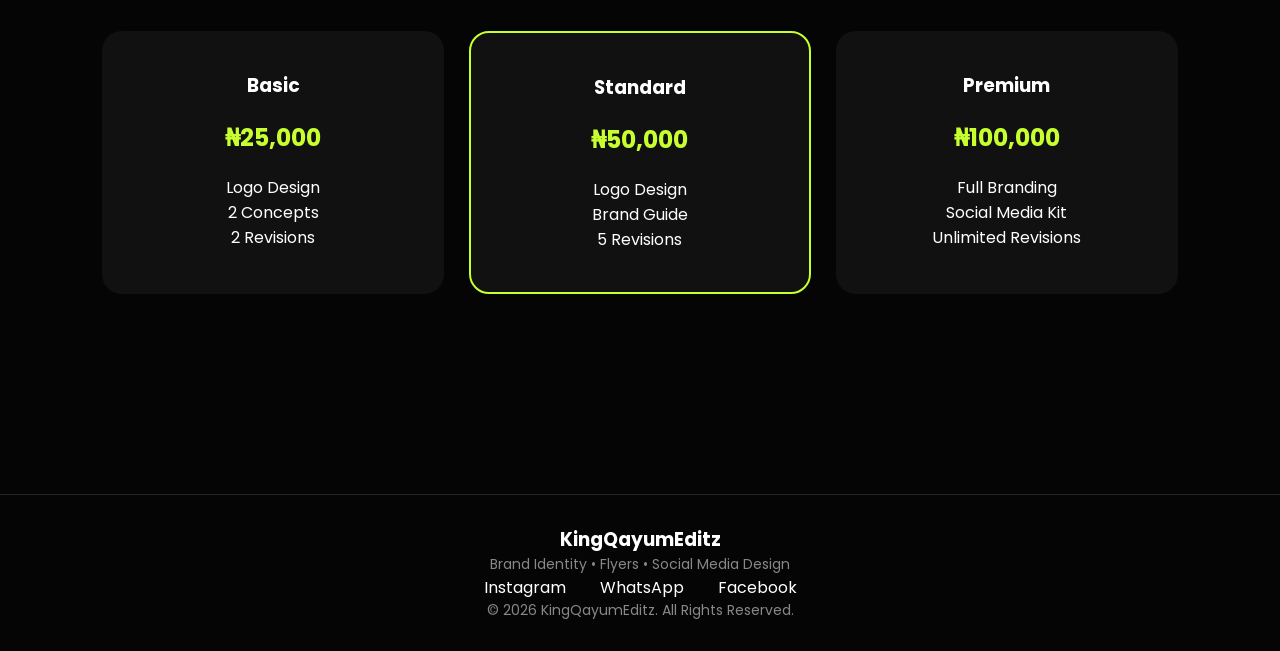
<file: KingQayumEditz Web/service.html>
<!DOCTYPE html>
<html lang="en">
<head>
<meta charset="UTF-8">
<meta name="viewport" content="width=device-width, initial-scale=1.0">

<title>Services | KingQayumEditz</title>

<link rel="stylesheet" href="style.css">


<link rel="stylesheet" href="about.css">


<link href="https://fonts.googleapis.com/css2?family=Poppins:wght@300;400;500;600;700;800&display=swap" rel="stylesheet">
</head>

<body>

<header>
<nav>
<img style="width: 70px ; height: 70px ;border-radius: 50px;" src="image\5764811053404458683_121.jpg" alt="logo" srcset="">
<div class="logo">KingQayumEditz</div>



    
    <div class="menu-toggle">
        ☰
    </div>

<ul class="nav-links">
<li><a href="index.html">Home</a></li>
<li><a href="service.html">Services</a></li>
<li><a href="project.html">Portfolio</a></li>
<li><a href="about.html">About</a></li>
<li><a href="contact.html">Contact</a></li>
</ul>

</nav>
</header>

<section class="services-hero">

<h1>Services</h1>

<p>
Professional design solutions that help
brands attract attention and grow.
</p>

</section>
<section class="services-page-grid">

<div class="service-card">
<h3>Logo Design</h3>

<p>
Unique and memorable logo concepts
for businesses and personal brands.
</p>
</div>

<div class="service-card">
<h3>Brand Identity</h3>

<p>
Complete visual systems including
colors, typography and guidelines.
</p>
</div>

<div class="service-card">
<h3>Social Media Design</h3>

<p>
Engaging social media posts,
ads and campaign graphics.
</p>
</div>

<div class="service-card">
<h3>Flyer Design</h3>

<p>
Professional flyers and promotional
materials for marketing campaigns.
</p>
</div>

<div class="service-card">
<h3>Print Design</h3>

<p>
Business cards, brochures,
banners and more.
</p>
</div>

<div class="service-card">
<h3>Packaging Design</h3>

<p>
Modern packaging that helps products
stand out on shelves.
</p>
</div>

</section>

<section class="process">

<h2>My Design Process</h2>

<div class="process-grid">

<div class="process-card">
<span>01</span>
<h3>Discovery</h3>
<p>Understanding your business and goals.</p>
</div>

<div class="process-card">
<span>02</span>
<h3>Concept</h3>
<p>Creating initial design directions.</p>
</div>

<div class="process-card">
<span>03</span>
<h3>Revision</h3>
<p>Refining the chosen concept.</p>
</div>

<div class="process-card">
<span>04</span>
<h3>Delivery</h3>
<p>Providing final files and assets.</p>
</div>

</div>

</section>

<section class="pricing">

<h2>Packages</h2>

<div class="pricing-grid">

<div class="price-card">

<h3>Basic</h3>

<h1>₦25,000</h1>

<p>Logo Design</p>

<p>2 Concepts</p>

<p>2 Revisions</p>

</div>

<div class="price-card featured-price">

<h3>Standard</h3>

<h1>₦50,000</h1>

<p>Logo Design</p>

<p>Brand Guide</p>

<p>5 Revisions</p>

</div>

<div class="price-card">

<h3>Premium</h3>

<h1>₦100,000</h1>

<p>Full Branding</p>

<p>Social Media Kit</p>

<p>Unlimited Revisions</p>

</div>

</div>

</section>


    <footer>

    <h3>KingQayumEditz</h3>

    <p>Brand Identity • Flyers • Social Media Design</p>

    <div class="footer-links">
        <a href="https://instagram.com/kingqayumeditz" target="_blank">Instagram</a>

        <a href="https://wa.me/2349033279356" target="_blank">WhatsApp</a>

        <a href="https://facebook.com/kingqayumeditz" target="_blank">Facebook</a>
    </div>

    <p>© 2026 KingQayumEditz. All Rights Reserved.</p>

</footer>


</body>
</html>
</file>
<file: KingQayumEditz Web/style.css>
* {
    margin: 0;
    padding: 0;
    box-sizing: border-box;
    font-family: 'Poppins', sans-serif;
}

body {
    background: #050505;
    color: white;
    background:
        radial-gradient(circle at top right,
            rgba(128, 0, 255, .15),
            transparent 30%),
        #050505;
}

nav {
    display: flex;
    justify-content: space-between;
    align-items: center;
    padding: 25px 8%;
}

.logo {
    font-size: 24px;
    font-weight: bold;
    color: #C7FF2F;
    align-self: left;
}

nav ul {
    display: flex;
    list-style: none;
    gap: 40px;
}

nav a {
    color: white;
    text-decoration: none;
}

button {
    background: #C7FF2F;
    border: none;
    padding: 14px 30px;
    border-radius: 8px;
    cursor: pointer;
    font-weight: bold;
}

.hero {
    display: flex;
    align-items: center;
    justify-content: space-between;
    padding: 100px 8%;
    min-height: 80vh;
}

.hero-text {
    max-width: 600px;
}

.hero-text h1 {
    font-size: 72px;
    line-height: 1.1;
    margin: 20px 0;
}

.hero-text p {
    color: #bfbfbf;
}

.hero-buttons {
    margin-top: 30px;
    display: flex;
    gap: 15px;
}

.outline {
    background: transparent;
    border: 1px solid white;
    color: white;
}

.hero-image img {
    width: 500px;
}

.featured-work {
    padding: 100px 8%;
}

.section-title {
    display: flex;
    justify-content: space-between;
    align-items: center;
    margin-bottom: 40px;
}

.section-title h2 {
    font-size: 40px;
}

.section-title a {
    color: #C7FF2F;
    text-decoration: none;
}

.projects {
    display: grid;
    grid-template-columns: repeat(4, 1fr);
    gap: 25px;
}

.project-card {
    background: #111;
    border-radius: 16px;
    overflow: hidden;
    transition: .3s;
}

.project-card:hover {
    transform: translateY(-5px);
}

.project-card img {
    width: 100%;
    display: block;
}

.project-card h3 {
    padding: 15px 20px 5px;
}

.project-card p {
    padding: 0 10px 10px;
    color: #999;
}

.services {
    padding: 100px 8%;
}

.service-grid {
    display: grid;
    grid-template-columns: repeat(3, 1fr);
    gap: 25px;
    margin-top: 50px;
}

.service-card {
    background: #101010;
    border: 1px solid #1d1d1d;
    border-radius: 20px;
    padding: 35px;
    transition: 0.3s ease;
}

.service-card:hover {
    transform: translateY(-8px);
    border-color: #C7FF2F;
    box-shadow: 0 0 30px rgba(199, 255, 47, .15);
}

.icon {
    font-size: 40px;
    margin-bottom: 20px;
}

.service-card h3 {
    margin-bottom: 15px;
}

.service-card p {
    color: #9e9e9e;
    line-height: 1.6;
}

.reviews {
    padding: 100px 8%;
}

.review-grid {
    display: grid;
    grid-template-columns: repeat(3, 1fr);
    gap: 25px;
    margin-top: 40px;
}

.review-card {
    background: #101010;
    border-radius: 20px;
    padding: 30px;
    border: 1px solid #1a1a1a;
}

.review-card:hover {
    border-color: #C7FF2F;
}

.stars {
    margin-bottom: 20px;
}

.review-card p {
    color: #bdbdbd;
    line-height: 1.7;
    margin-bottom: 20px;
}

.review-card h4 {
    margin-bottom: 5px;
}

.review-card span {
    color: #888;
}

.cta {
    padding: 100px 8%;
}

.cta-content {
    background:
        linear-gradient(135deg,
            rgba(128, 0, 255, .25),
            rgba(199, 255, 47, .08));

    border-radius: 24px;

    padding: 60px;

    display: flex;
    justify-content: space-between;
    align-items: center;
}

.cta-content p {
    color: #C7FF2F;
    font-weight: 600;
}

.cta-content h2 {
    font-size: 52px;
    margin: 15px 0;
}

.cta-content span {
    color: #bdbdbd;
}

.cta-btn {
    text-decoration: none;
    background: #C7FF2F;
    color: black;
    padding: 18px 40px;
    border-radius: 12px;
    font-weight: 700;
}


footer {
    padding: 80px 8%;
    border-top: 1px solid #1a1a1a;
}

.footer-grid {
    display: grid;
    grid-template-columns: 2fr 1fr 1fr 1fr;
    gap: 40px;
}

.footer-grid a {
    display: block;
    color: #999;
    text-decoration: none;
    margin: 10px 0;
}

.footer-grid p {
    color: #999;
    line-height: 1.7;
}

.menu-toggle {
    display: none;
    font-size: 30px;
    cursor: pointer;
}

@media(max-width:768px) {

    .menu-toggle {
        display: block;
    }

    .nav-links {
        display: none;
    }

}

@media(max-width:768px) {

    .hero {
        flex-direction: column;
        text-align: center;
        gap: 50px;
        padding: 60px 8%;
    }

    .hero-text h1 {
        font-size: 48px;
    }

    .hero-image img {
        width: 100%;
        max-width: 350px;
    }

}

@media(max-width:768px) {

    .hero {
        flex-direction: column;
        text-align: center;
        gap: 50px;
        padding: 60px 8%;
    }

    .hero-text h1 {
        font-size: 48px;
    }

    .hero-image img {
        width: 100%;
        max-width: 350px;
    }

}

@media(max-width:768px) {

    .projects {
        grid-template-columns: 1fr;
    }

}

@media(max-width:768px) {

    .review-grid {
        grid-template-columns: 1fr;
    }

}

@media(max-width:768px) {

    .cta-content {
        flex-direction: column;
        gap: 30px;
        text-align: center;
    }

    .cta-content h2 {
        font-size: 38px;
    }

}

@media(max-width:768px) {

    .footer-grid {
        grid-template-columns: 1fr;
    }

}


scroll-behavior:smooth button {
    background: #C7FF2F;
    border: none;
    padding: 14px 30px;
    border-radius: 10px;
    cursor: pointer;
    font-weight: 600;
    transition: .3s;
}

button:hover {
    transform: translateY(-3px);
}

.fade-up {
    opacity: 0;
    transform: translateY(40px);
    animation: fadeUp .8s forwards;
}

@keyframes fadeUp {

    to {
        opacity: 1;
        transform: translateY(0);
    }

}

.portfolio-hero {
    padding: 120px 8% 60px;
    text-align: center;
}

.portfolio-hero h1 {
    font-size: 70px;
    margin-bottom: 20px;
}

.portfolio-hero p {
    color: #a0a0a0;
    max-width: 700px;
    margin: auto;
}

.portfolio-filter {
    display: flex;
    justify-content: center;
    gap: 15px;
    flex-wrap: wrap;
    margin-bottom: 60px;
}

.active-filter {
    background: #C7FF2F;
    color: black;
}

.portfolio-grid{
    display:grid;
    grid-template-columns:repeat(5,1fr);
    gap:35px;
    padding:20px 8%;
}

.portfolio-card{
    background:#111;
    border-radius:24px;
    overflow:hidden;
    transition:0.4s ease;
    cursor:pointer;
}

.portfolio-card:hover{
    transform:translateY(-10px);
    box-shadow:0 15px 40px rgba(0,0,0,.4);
}
.portfolio-card img{
    width:100%;
    display:block;
    transition:0.5s ease;
}

.portfolio-card:hover img{
    transform:scale(1.05);
}
.portfolio-card img {
    width: 100%;
    display: block;
}

.portfolio-info {
    padding: 25px;
}

.portfolio-info p {
    color: #999;
}

.portfolio-card img {
    transition: .4s;
}

.portfolio-card:hover img {
    transform: scale(1.05);
}

@media(max-width:768px) {

    .portfolio-grid {
        grid-template-columns: 1fr;
    }

    .portfolio-hero h1 {
        font-size: 48px;
    }

}


.about-hero {
    padding: 120px 8%;
    display: flex;
    align-items: center;
    gap: 80px;
}

.about-image img {
    width: 400px;
    border-radius: 20px;
}

.about-content {
    max-width: 650px;
}

.tag {
    color: #C7FF2F;
    font-weight: 600;
    letter-spacing: 2px;
}

.about-content h1 {
    font-size: 60px;
    margin: 20px 0;
}

.about-content p {
    color: #b0b0b0;
    line-height: 1.8;
}

.skills {
    padding: 100px 8%;
}

.skills h2 {
    text-align: center;
    margin-bottom: 50px;
}

.skill-grid {
    display: grid;
    grid-template-columns: repeat(3, 1fr);
    gap: 25px;
}

.skill-card {
    background: #111;
    padding: 35px;
    text-align: center;
    border-radius: 20px;
    transition: .3s;
}

.skill-card:hover {
    border: 1px solid #C7FF2F;
}

.stats {
    padding: 100px 8%;
    display: grid;
    grid-template-columns: repeat(4, 1fr);
    text-align: center;
}

.stat h2 {
    color: #C7FF2F;
    font-size: 50px;
}

@media(max-width:768px) {

    .about-hero {
        flex-direction: column;
        text-align: center;
    }

    .about-content h1 {
        font-size: 42px;
    }

    .about-image img {
        width: 100%;
        max-width: 320px;
    }

    .skill-grid {
        grid-template-columns: 1fr;
    }

    .stats {
        grid-template-columns: 1fr;
        gap: 40px;
    }

}
nav{
    padding:25px 8%;
}

.logo{
    font-size:32px;
    font-weight:700;
}

.filter-btn{
    display:inline-block;
    background:#C7FF2F;
    color:black;
    text-decoration:none;
    padding:15px 30px;
    border-radius:12px;
    font-weight:600;
}

html{
    scroll-behavior:smooth;
}

.category-title{
    font-size:48px;
    font-weight:700;
    color:white;
    text-align:center;
    margin-bottom:50px;
}

.category-title::after{
    content:'';
    display:block;
    width:80px;
    height:4px;
    background:#C7FF2F;
    margin:15px auto 0;
    border-radius:10px;
}


footer{
    padding:30px 8%;
    text-align:center;
    border-top:1px solid #222;
    margin-top:100px;
}

footer p{
    color:#888;
    font-size:14px;
}

.footer-links a{
    color:#fff;
    text-decoration:none;
    margin:0 15px;
    transition:0.3s;
}

.footer-links a:hover{
    color:#C7FF2F;
}


.btn{
    display:inline-block;
    background:#C7FF2F;
    color:#000;
    padding:18px 40px;
    border-radius:50px;
    text-decoration:none;
    font-weight:700;
}
</file>
<file: KingQayumEditz Web/about.css>
.whatsapp-btn{
    display:inline-block;

    background:#25D366;

    color:white;

    padding:15px 25px;

    border-radius:12px;

    text-decoration:none;

    margin-top:20px;
}

.contact-hero{
    text-align:center;
    padding:120px 8% 60px;
}

.contact-hero h1{
    font-size:70px;
    margin-bottom:20px;
}

.contact-hero p{
    color:#999;
    max-width:700px;
    margin:auto;
}

.contact-container{
    padding:60px 8% 100px;

    display:grid;
    grid-template-columns:1fr 2fr;
    gap:60px;
}

.contact-info h2{
    margin-bottom:30px;
}

.contact-info p{
    margin-bottom:20px;
    color:#aaa;
}

.contact-form form{
    display:flex;
    flex-direction:column;
    gap:20px;
}

.contact-form input,
.contact-form textarea{

    background:#111;

    border:1px solid #222;

    padding:18px;

    color:white;

    border-radius:12px;
}

.contact-form textarea{
    height:180px;
    resize:none;
}

@media(max-width:768px){

.contact-container{
    grid-template-columns:1fr;
}

.contact-hero h1{
    font-size:48px;
}

}

.services-hero{
    text-align:center;
    padding:120px 8% 80px;
}

.services-hero h1{
    font-size:70px;
}

.services-hero p{
    color:#999;
    max-width:700px;
    margin:auto;
}

.services-page-grid{
    padding:0 8% 100px;
    display:grid;
    grid-template-columns:repeat(3,1fr);
    gap:25px;
}

.process{
    padding:100px 8%;
}

.process h2,
.pricing h2{
    text-align:center;
    margin-bottom:50px;
}

.process-grid{
    display:grid;
    grid-template-columns:repeat(4,1fr);
    gap:25px;
}

.process-card{
    background:#111;
    padding:30px;
    border-radius:20px;
}

.process-card span{
    color:#C7FF2F;
    font-size:40px;
    font-weight:700;
}

.pricing{
    padding:100px 8%;
}

.pricing-grid{
    display:grid;
    grid-template-columns:repeat(3,1fr);
    gap:25px;
}

.price-card{
    background:#111;
    padding:40px;
    border-radius:20px;
    text-align:center;
}

.price-card h1{
    color:#C7FF2F;
    margin:20px 0;
}

.featured-price{
    border:2px solid #C7FF2F;
}

@media(max-width:768px){

.services-page-grid,
.process-grid,
.pricing-grid{
    grid-template-columns:1fr;
}

.services-hero h1{
    font-size:48px;
}

}

html{
    scroll-behavior:smooth;
}

.abbtn{
    display:inline-block;
    background:#C7FF2F;
    color:#000;
    padding:18px 40px;
    border-radius:50px;
    text-decoration:none;
    font-weight:700;
}
</file>
